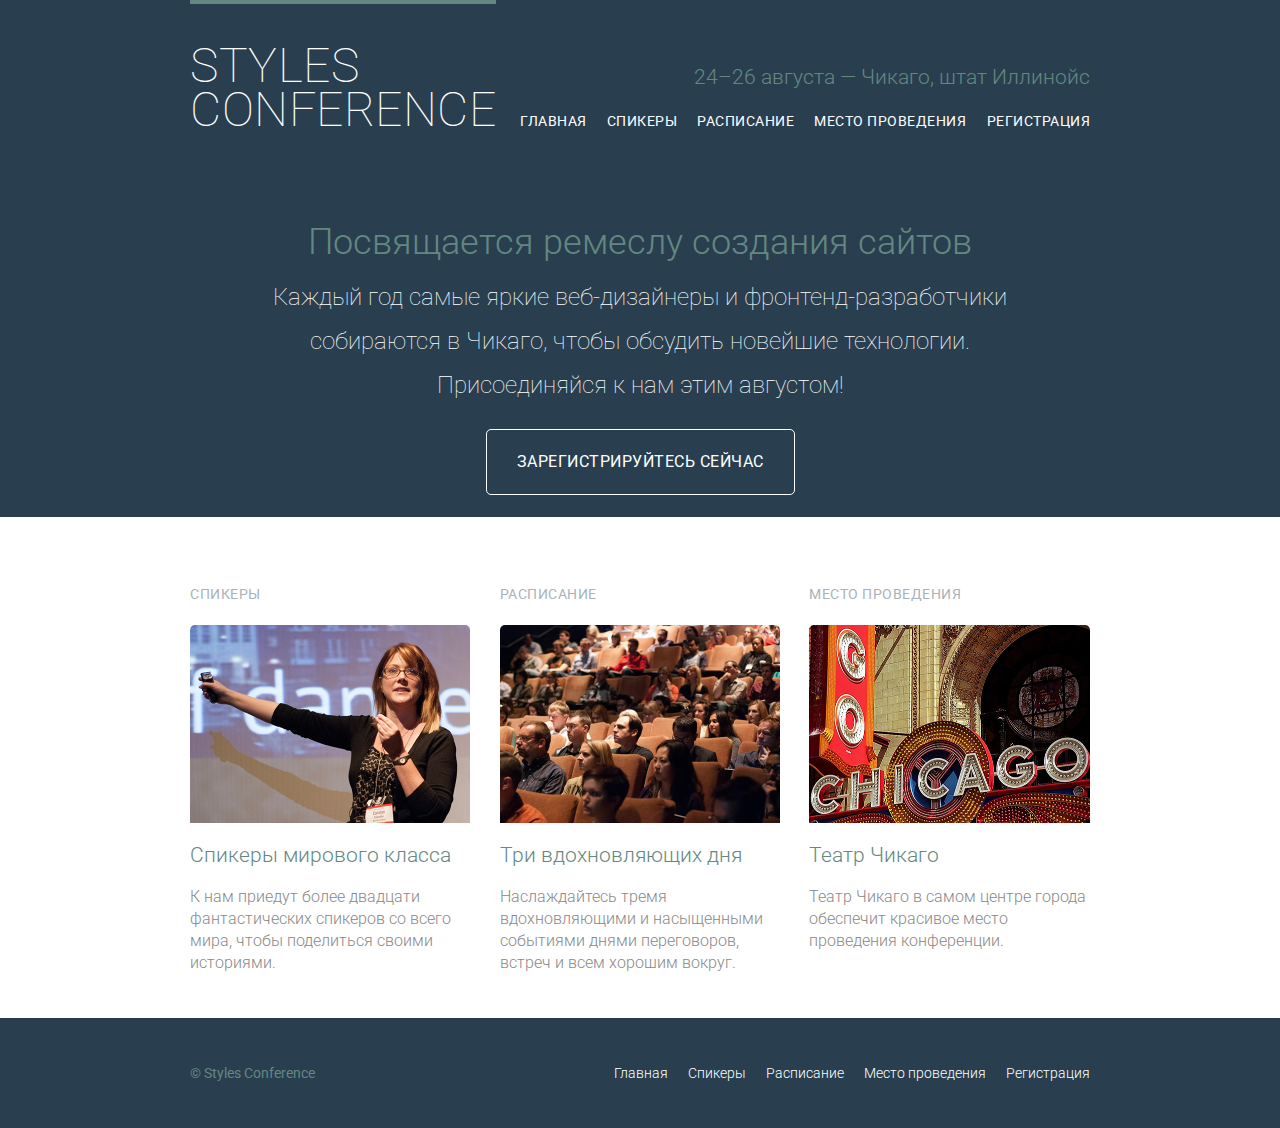
<file: index.html>
<!DOCTYPE html>
<html lang="en">

<head>
    <meta charset="UTF-8">
    <meta name="viewport" content="width=device-width, initial-scale=1.0">
    <meta http-equiv="X-UA-Compatible" content="ie=edge">
    <title>Styles Conference</title>
    <link rel="stylesheet" href="style.css" crossorigin="use-credentials">
    <link rel="stylesheet" href="https://fonts.googleapis.com/css?family=Roboto:400,300,100&subset=cyrillic,latin">
    <script src=""></script>
</head>

<body>
    <header class="header container clearfix">
        <h1 class="header__logo"><a href="index.html">Styles<br>Conference</a></h1>
        <h5 class="header__event-date">24&ndash;26 августа &mdash; Чикаго, штат Иллинойс</h5>
        <nav class="general-menu">
            <ul>
                <li><a href="index.html">Главная</a></li>
                <li><a href="speakers.html">Спикеры</a></li>
                <li><a href="schedule.html">Расписание</a></li>
                <li><a href="venue.html">Место проведения</a></li>
                <li><a href="registration.html">Регистрация</a></li>
            </ul>
        </nav>
    </header>

    <main class="main container">
        <h3 class="main__header">
            Посвящается ремеслу создания сайтов
        </h3>
        <h2 class="main__content">
            Каждый год самые яркие веб-дизайнеры и фронтенд-разработчики собираются в Чикаго, чтобы обсудить новейшие
            технологии. Присоединяйся к нам этим августом!
        </h2>
        <a class="main__reg-button" href="registration.html">Зарегистрируйтесь сейчас</a>
    </main>

    <div class="alternative-background-wrapper">
        <section class="description container clearfix">
            <section class="description-column">
                <h4 class="description-column__upper-header">Спикеры</h4>
                <a href="speakers.html">
                    <img src="img/home/speakers.jpg" alt="super speaker">
                    <h3 class="description-column__main-header">
                        Спикеры мирового класса
                    </h3>
                </a>
                <p class="description-column__text">
                    К нам приедут более двадцати фантастических спикеров
                    со всего мира, чтобы поделиться своими историями.
                </p>
            </section>

            <section class="description-column">
                <h4 class="description-column__upper-header">Расписание</h4>
                <a href="schedule.html">
                    <img src="img/home/schedule.jpg" alt="peoples">
                    <h3 class="description-column__main-header">
                        Три вдохновляющих дня
                    </h3>
                </a>
                <p class="description-column__text">
                    Наслаждайтесь тремя вдохновляющими и насыщенными
                    событиями днями переговоров, встреч и всем хорошим вокруг.
                </p>
            </section>

            <section class="description-column">
                <h4 class="description-column__upper-header">Место проведения</h4>
                <a href="venue.html">
                    <img src="img/home/venue.jpg" alt="Chicago">
                    <h3 class="description-column__main-header">
                        Театр Чикаго
                    </h3>
                </a>
                <p class="description-column__text">
                    Театр Чикаго в самом центре города обеспечит
                    красивое место проведения конференции.
                </p>
            </section>
        </section>
    </div>

    <footer class="footer container">
        <h5 class="liitle-logo">&copy; Styles Conference</h5>
        <nav class="general-menu">
            <ul>
                <li><a href="index.html">Главная</a></li>
                <li><a href="speakers.html">Спикеры</a></li>
                <li><a href="schedule.html">Расписание</a></li>
                <li><a href="venue.html">Место проведения</a></li>
                <li><a href="registration.html">Регистрация</a></li>
            </ul>
        </nav>
    </footer>
</body>

</html>
</file>
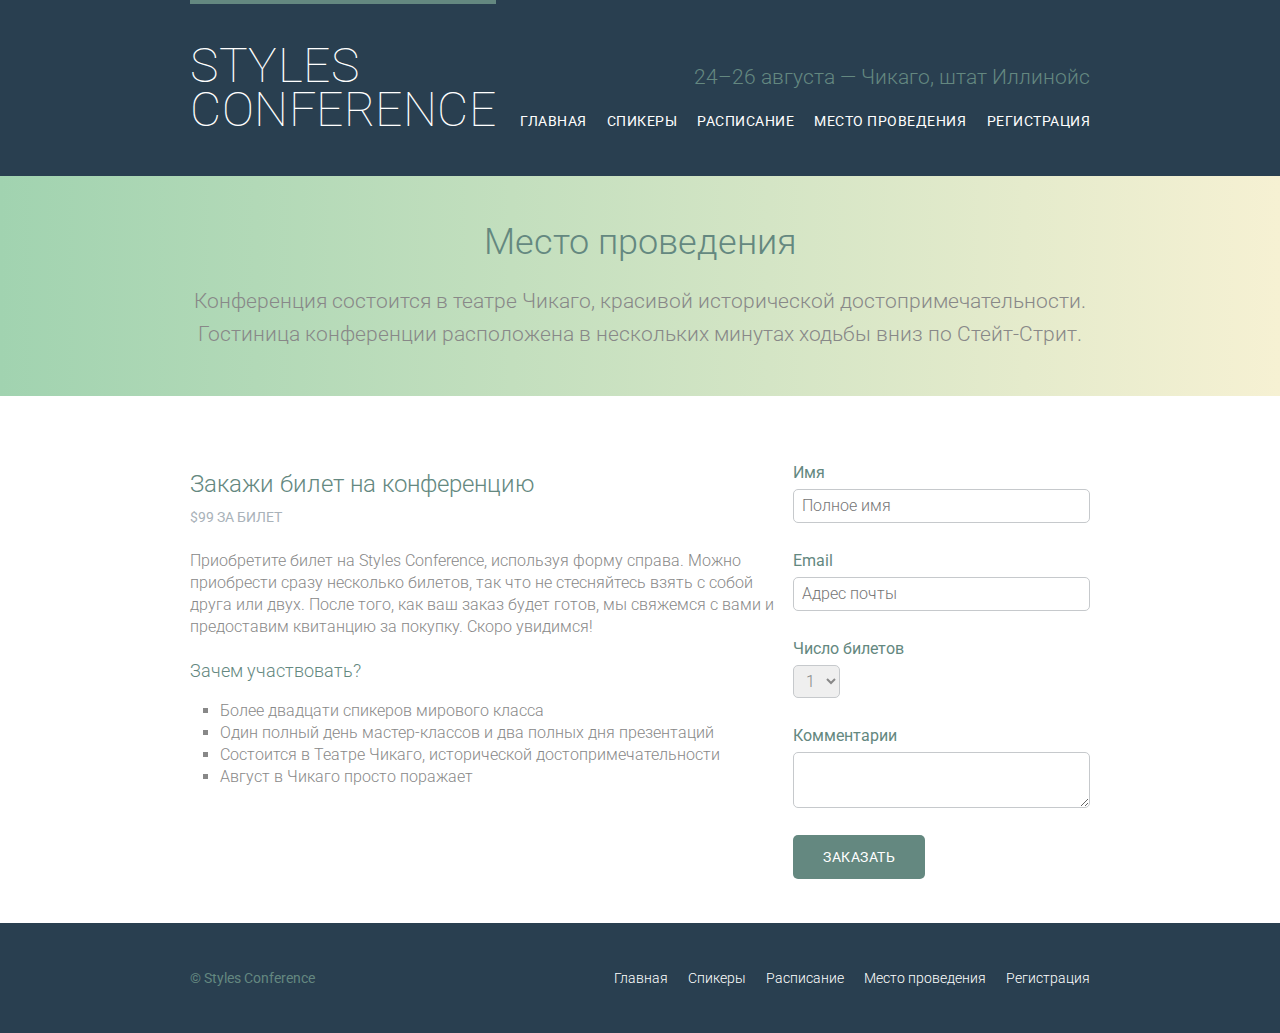
<file: registration.html>
<!DOCTYPE html>
<html lang="en">

<head>
    <meta charset="UTF-8">
    <meta name="viewport" content="width=device-width, initial-scale=1.0">
    <meta http-equiv="X-UA-Compatible" content="ie=edge">
    <title>Styles Conference</title>
    <link rel="stylesheet" href="style.css" crossorigin="use-credentials">
    <link rel="stylesheet" href="https://fonts.googleapis.com/css?family=Roboto:400,300,100&subset=cyrillic,latin">
    <script src=""></script>
</head>

<body>
    <header class="header container clearfix">
        <h1 class="header__logo"><a href="index.html">Styles<br>Conference</a></h1>
        <h5 class="header__event-date">24&ndash;26 августа &mdash; Чикаго, штат Иллинойс</h5>
        <nav class="general-menu">
            <ul>
                <li><a href="index.html">Главная</a></li>
                <li><a href="speakers.html">Спикеры</a></li>
                <li><a href="schedule.html">Расписание</a></li>
                <li><a href="venue.html">Место проведения</a></li>
                <li><a href="registration.html">Регистрация</a></li>
            </ul>
        </nav>
    </header>

    <div class="main-background-wrapper">
        <main class="main container">
            <h3 class="main__header">
                Место проведения
            </h3>
            <h2 class="main__content-speakers">
                Конференция состоится в театре Чикаго, красивой исторической достопримечательности.
                Гостиница конференции расположена в нескольких минутах ходьбы вниз по Стейт-Стрит. </h2>
        </main>
    </div>

    <div class="alternative-background-wrapper">
        <section class="container">
            <section class="regform clearfix">
                <div class="regform-info">
                    <h3 class="regform-info__title">
                        Закажи билет на конференцию
                    </h3>

                    <p class="regform-info__under-title">
                        $99 за билет
                    </p>
                    <p class="regform-info__main-body">
                        Приобретите билет на Styles Conference, используя форму справа. Можно приобрести сразу несколько
                        билетов, так что не стесняйтесь взять с собой друга или двух. После того, как ваш заказ будет
                        готов,
                        мы свяжемся с вами и предоставим квитанцию за покупку. Скоро увидимся!
                    </p>
                    <h4 class="regform-info__little-title">
                        Зачем участвовать?
                    </h4>
                    <ul>
                        <li>Более двадцати спикеров мирового класса</li>
                        <li>Один полный день мастер-классов и два полных дня презентаций</li>
                        <li>Состоится в Театре Чикаго, исторической достопримечательности</li>
                        <li>Август в Чикаго просто поражает</li>
                    </ul>
                </div>
                <form class="regform-form" action="#" method="post">
                    <fieldset>
                        <label>
                            Имя<br>
                            <input type="text" class="regform-form__fullname" name="fullname" placeholder="Полное имя">
                        </label>
                        <label>
                            Email<br>
                            <input type="text" class="regform-form__email" name="email" placeholder="Адрес почты">
                        </label>
                        <label>
                            Число билетов<br>
                            <select class="regform-form__tickets-count" name="tickets-count" required>
                                <option value="1">1</option>
                                <option value="2">2</option>
                                <option value="3">3</option>
                                <option value="4">4</option>
                                <option value="5">5</option>
                            </select>
                        </label>
                        <label>
                            Комментарии<br>
                            <textarea name="regform-form__comments"></textarea>
                        </label>
                        <input type="submit" class="regform-form__button" value="Заказать">
                    </fieldset>
                </form>
            </section>
        </section>
    </div>

    <footer class="footer container">
        <h5 class="liitle-logo">&copy; Styles Conference</h5>
        <nav class="general-menu">
            <ul>
                <li><a href="index.html">Главная</a></li>
                <li><a href="speakers.html">Спикеры</a></li>
                <li><a href="schedule.html">Расписание</a></li>
                <li><a href="venue.html">Место проведения</a></li>
                <li><a href="registration.html">Регистрация</a></li>
            </ul>
        </nav>
    </footer>
</body>

</html>
</file>
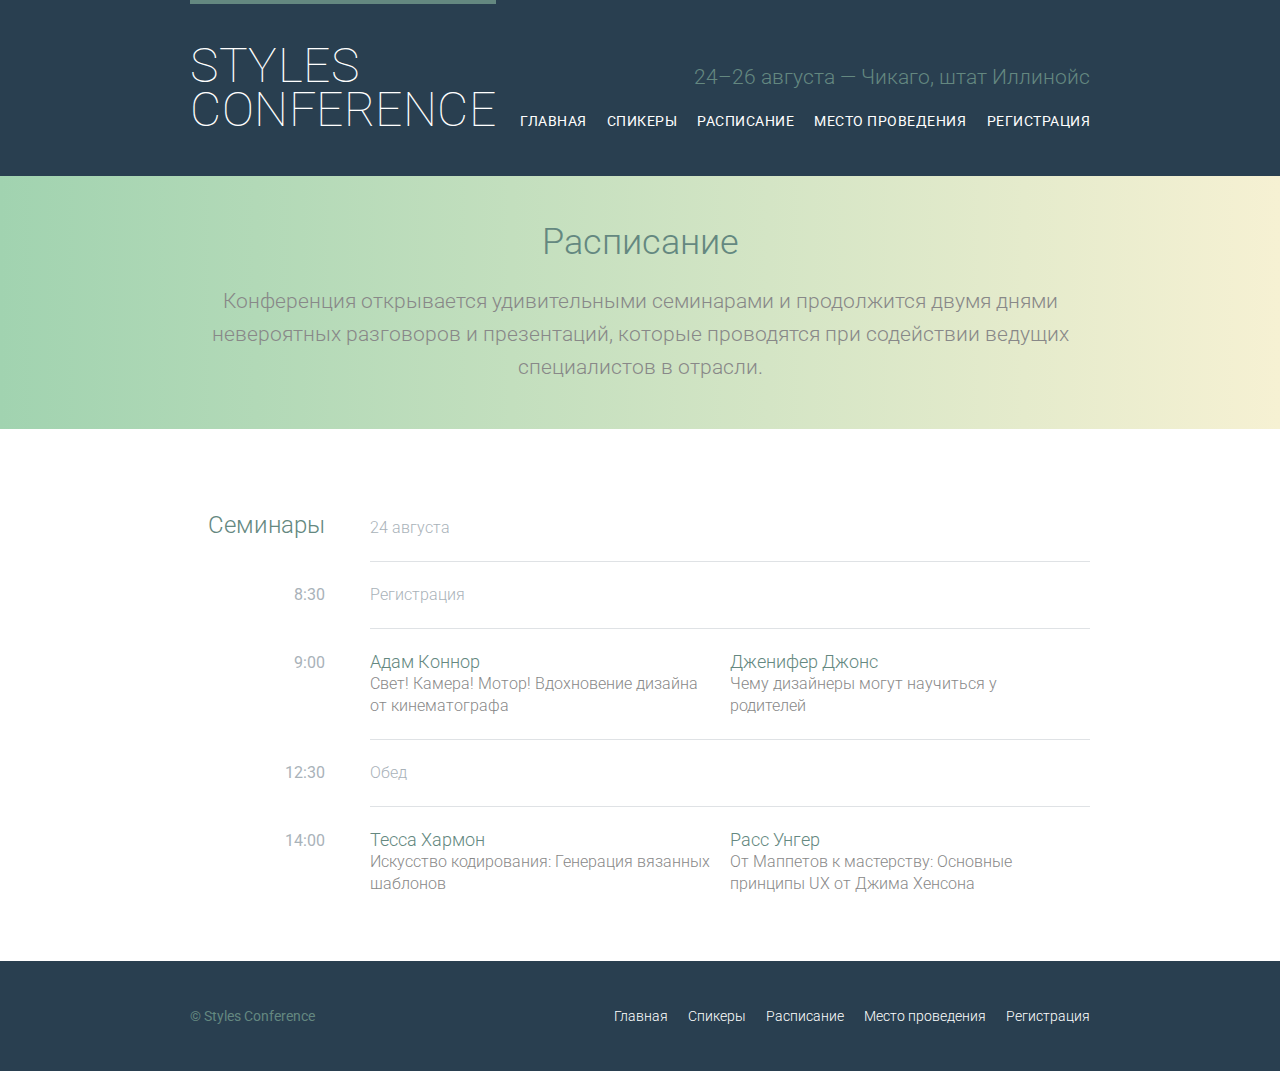
<file: schedule.html>
<!DOCTYPE html>
<html lang="en">

<head>
    <meta charset="UTF-8">
    <meta name="viewport" content="width=device-width, initial-scale=1.0">
    <meta http-equiv="X-UA-Compatible" content="ie=edge">
    <title>Styles Conference</title>
    <link rel="stylesheet" href="style.css" crossorigin="use-credentials">
    <link rel="stylesheet" href="https://fonts.googleapis.com/css?family=Roboto:400,300,100&subset=cyrillic,latin">
    <script src=""></script>
</head>

<body>
    <header class="header container clearfix">
        <h1 class="header__logo"><a href="index.html">Styles<br>Conference</a></h1>
        <h5 class="header__event-date">24&ndash;26 августа &mdash; Чикаго, штат Иллинойс</h5>
        <nav class="general-menu">
            <ul>
                <li><a href="index.html">Главная</a></li>
                <li><a href="speakers.html">Спикеры</a></li>
                <li><a href="schedule.html">Расписание</a></li>
                <li><a href="venue.html">Место проведения</a></li>
                <li><a href="registration.html">Регистрация</a></li>
            </ul>
        </nav>
    </header>

    <div class="main-background-wrapper">
        <main class="main container">
            <h3 class="main__header">
                Расписание
            </h3>
            <h2 class="main__content-speakers">
                Конференция открывается удивительными семинарами и продолжится двумя днями невероятных разговоров и
                презентаций, которые проводятся при содействии ведущих специалистов в отрасли.
            </h2>
        </main>
    </div>

    <div class="alternative-background-wrapper">
        <section class="container">
            <table class="schedule-table">
                <thead>
                    <tr>
                        <th class="schedule-table__main-header" scope="row">Семинары</th>
                        <td colspan="2">24 августа </td>
                    </tr>
                </thead>
                <tbody>
                    <tr>
                        <th scope="row">8:30</th>
                        <td colspan="2">Регистрация</td>
                    </tr>
                    <tr>
                        <th scope="row">9:00</th>
                        <td>
                            <div class="complicated-table-item">
                                <p>Адам Коннор</p>
                                <p>Свет! Камера! Мотор! Вдохновение дизайна от кинематографа</p>
                            </div>
                        </td>
                        <td>
                            <div class="complicated-table-item">
                                <p>Дженифер Джонс</p>
                                <p>Чему дизайнеры могут научиться у родителей</p>
                            </div>
                        </td>
                    </tr>
                    <tr>
                        <th scope="row">12:30</th>
                        <td colspan="2">Обед</td>
                    </tr>
                    <tr>
                        <th scope="row">14:00</th>
                        <td>
                            <div class="complicated-table-item">
                                <p>Тесса Хармон</p>
                                <p>Искусство кодирования: Генерация вязанных шаблонов</p>
                            </div>
                        </td>
                        <td>
                            <div class="complicated-table-item">
                                <p>Расс Унгер</p>
                                <p>От Маппетов к мастерству: Основные принципы UX от Джима Хенсона</p>
                            </div>
                        </td>
                    </tr>
                </tbody>
            </table>
        </section>
    </div>

    <footer class="footer container">
        <h5 class="liitle-logo">&copy; Styles Conference</h5>
        <nav class="general-menu">
            <ul>
                <li><a href="index.html">Главная</a></li>
                <li><a href="speakers.html">Спикеры</a></li>
                <li><a href="schedule.html">Расписание</a></li>
                <li><a href="venue.html">Место проведения</a></li>
                <li><a href="registration.html">Регистрация</a></li>
            </ul>
        </nav>
    </footer>
</body>

</html>
</file>
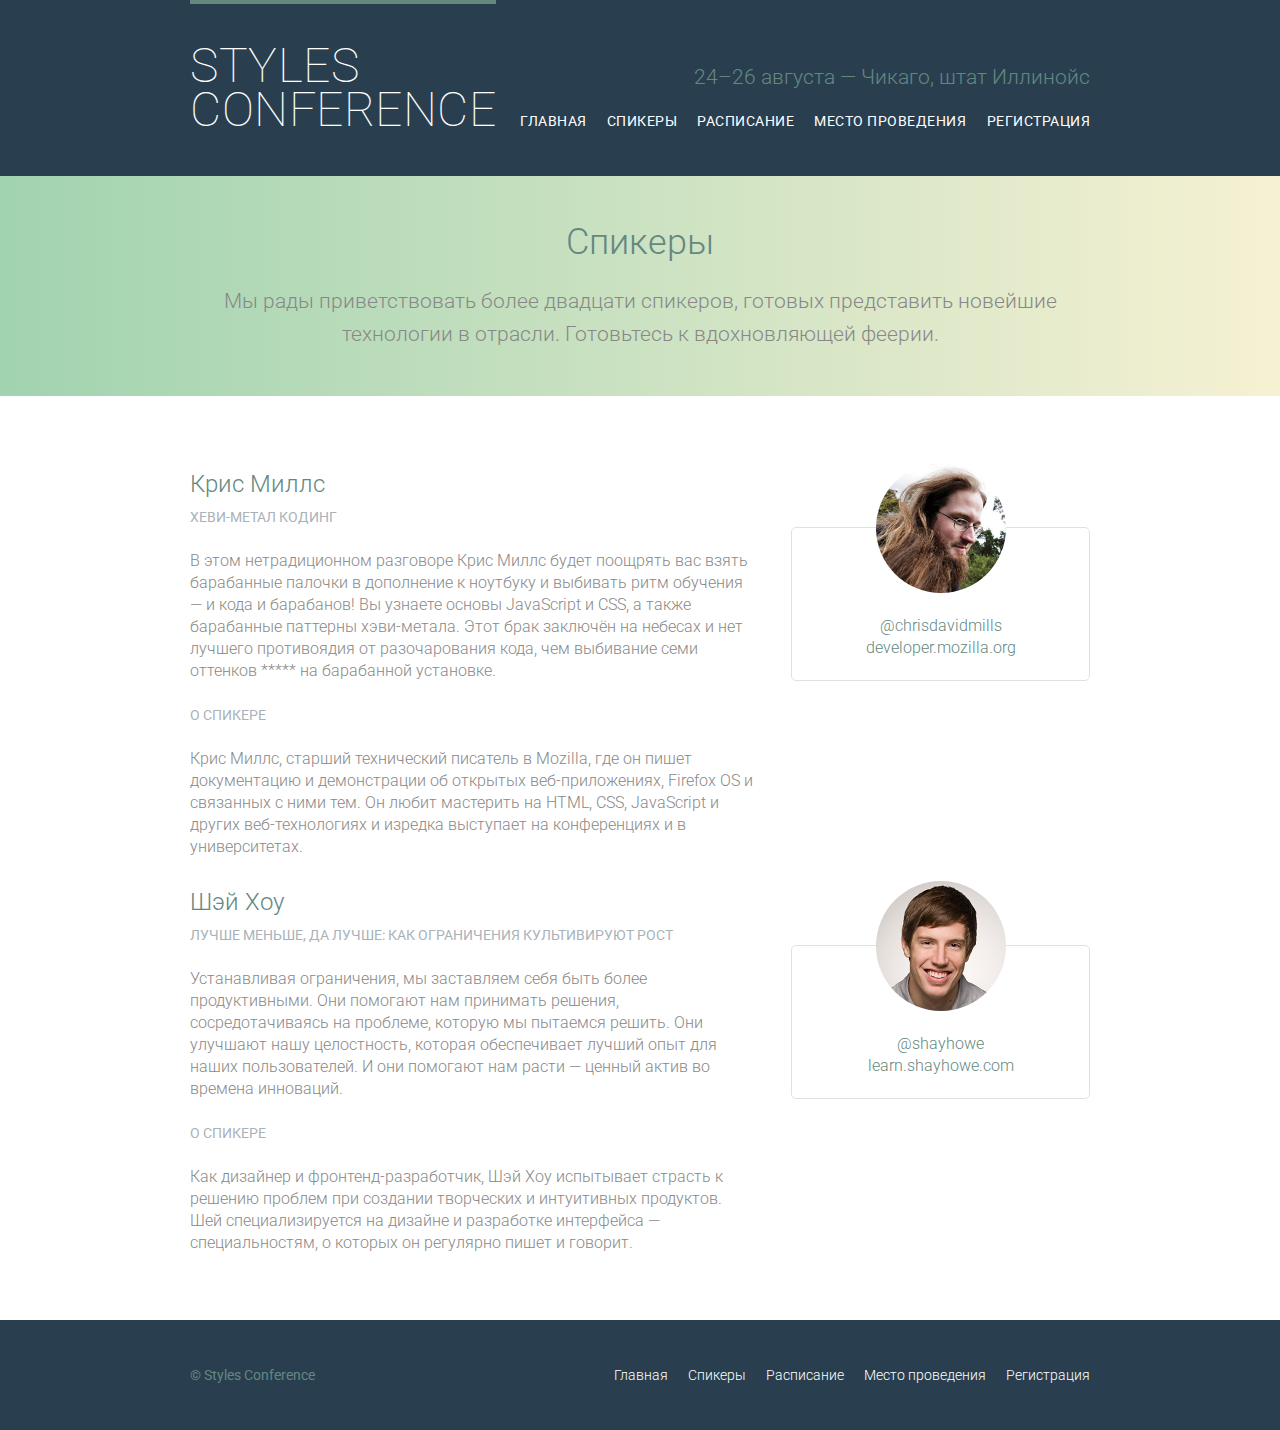
<file: speakers.html>
<!DOCTYPE html>
<html lang="en">

<head>
    <meta charset="UTF-8">
    <meta name="viewport" content="width=device-width, initial-scale=1.0">
    <meta http-equiv="X-UA-Compatible" content="ie=edge">
    <title>Styles Conference</title>
    <link rel="stylesheet" href="style.css" crossorigin="use-credentials">
    <link rel="stylesheet" href="https://fonts.googleapis.com/css?family=Roboto:400,300,100&subset=cyrillic,latin">
    <script src=""></script>
</head>

<body>
    <header class="header container clearfix">
        <h1 class="header__logo"><a href="index.html">Styles<br>Conference</a></h1>
        <h5 class="header__event-date">24&ndash;26 августа &mdash; Чикаго, штат Иллинойс</h5>
        <nav class="general-menu">
            <ul>
                <li><a href="index.html">Главная</a></li>
                <li><a href="speakers.html">Спикеры</a></li>
                <li><a href="schedule.html">Расписание</a></li>
                <li><a href="venue.html">Место проведения</a></li>
                <li><a href="registration.html">Регистрация</a></li>
            </ul>
        </nav>
    </header>

    <div class="main-background-wrapper">
        <main class="main container">
            <h3 class="main__header">
                Спикеры
            </h3>
            <h2 class="main__content-speakers">
                Мы рады приветствовать более двадцати спикеров, готовых представить
                новейшие технологии в отрасли. Готовьтесь к вдохновляющей феерии.
            </h2>
        </main>
    </div>

    <div class="alternative-background-wrapper">
        <section class="speakers container clearfix">
            <div class="speakers-content">
                <h3 class="speakers-content__header">
                    Крис Миллс
                </h3>
                <h4 class="speakers-content__under-header">
                    Хеви-метал кодинг
                </h4>
                <p class="speakers-content__text">
                    В этом нетрадиционном разговоре Крис Миллс будет поощрять вас взять барабанные палочки в дополнение
                    к
                    ноутбуку и выбивать ритм обучения — и кода и барабанов! Вы узнаете основы JavaScript и CSS, а также
                    барабанные паттерны хэви-метала. Этот брак заключён на небесах и нет лучшего противоядия от
                    разочарования кода, чем выбивание семи оттенков ***** на барабанной установке.
                </p>
                <h4 class="speakers-content__under-header">
                    О спикере
                </h4>
                <p class="speakers-content__text">
                    Крис Миллс, старший технический писатель в Mozilla, где он пишет документацию и демонстрации об
                    открытых
                    веб-приложениях, Firefox OS и связанных с ними тем. Он любит мастерить на HTML, CSS, JavaScript и
                    других
                    веб-технологиях и изредка выступает на конференциях и в университетах.
                </p>
            </div>
            <div class="speaker-photo">
                <img class="speaker-photo__img" src="img/speakers/chris-mills.jpg" alt="Kris Mills">
                <ul>
                    <li><a href="https://twitter.com/">@chrisdavidmills</a></li>
                    <li><a href="https://learn.shayhowe.com/">developer.mozilla.org</a></li>
                </ul>
            </div>

            <div class="speakers-content">
                <h3 class="speakers-content__header">
                    Шэй Хоу
                </h3>
                <h4 class="speakers-content__under-header">
                    Лучше меньше, да лучше: как ограничения культивируют рост
                </h4>
                <p class="speakers-content__text">
                    Устанавливая ограничения, мы заставляем себя быть более продуктивными.
                    Они помогают нам принимать решения, сосредотачиваясь на проблеме, которую мы пытаемся решить.
                    Они улучшают нашу целостность, которая обеспечивает лучший опыт для наших пользователей.
                    И они помогают нам расти — ценный актив во времена инноваций.
                </p>
                <h4 class="speakers-content__under-header">
                    О спикере
                </h4>
                <p class="speakers-content__text">
                    Как дизайнер и фронтенд-разработчик, Шэй Хоу испытывает страсть к решению проблем при создании
                    творческих и интуитивных продуктов. Шей специализируется на дизайне и разработке интерфейса —
                    специальностям, о которых он регулярно пишет и говорит.
                </p>
            </div>
            <div class="speaker-photo">
                <img class="speaker-photo__img" src="img/speakers/shay-howe.jpg" alt="Kris Mills">
                <ul>
                    <li><a href="https://twitter.com/">@shayhowe</a></li>
                    <li><a href="https://learn.shayhowe.com/">learn.shayhowe.com</a></li>
                </ul>
            </div>
        </section>
    </div>

    <footer class="footer container">
        <h5 class="liitle-logo">&copy; Styles Conference</h5>
        <nav class="general-menu">
            <ul>
                <li><a href="index.html">Главная</a></li>
                <li><a href="speakers.html">Спикеры</a></li>
                <li><a href="schedule.html">Расписание</a></li>
                <li><a href="venue.html">Место проведения</a></li>
                <li><a href="registration.html">Регистрация</a></li>
            </ul>
        </nav>
    </footer>
</body>

</html>
</file>
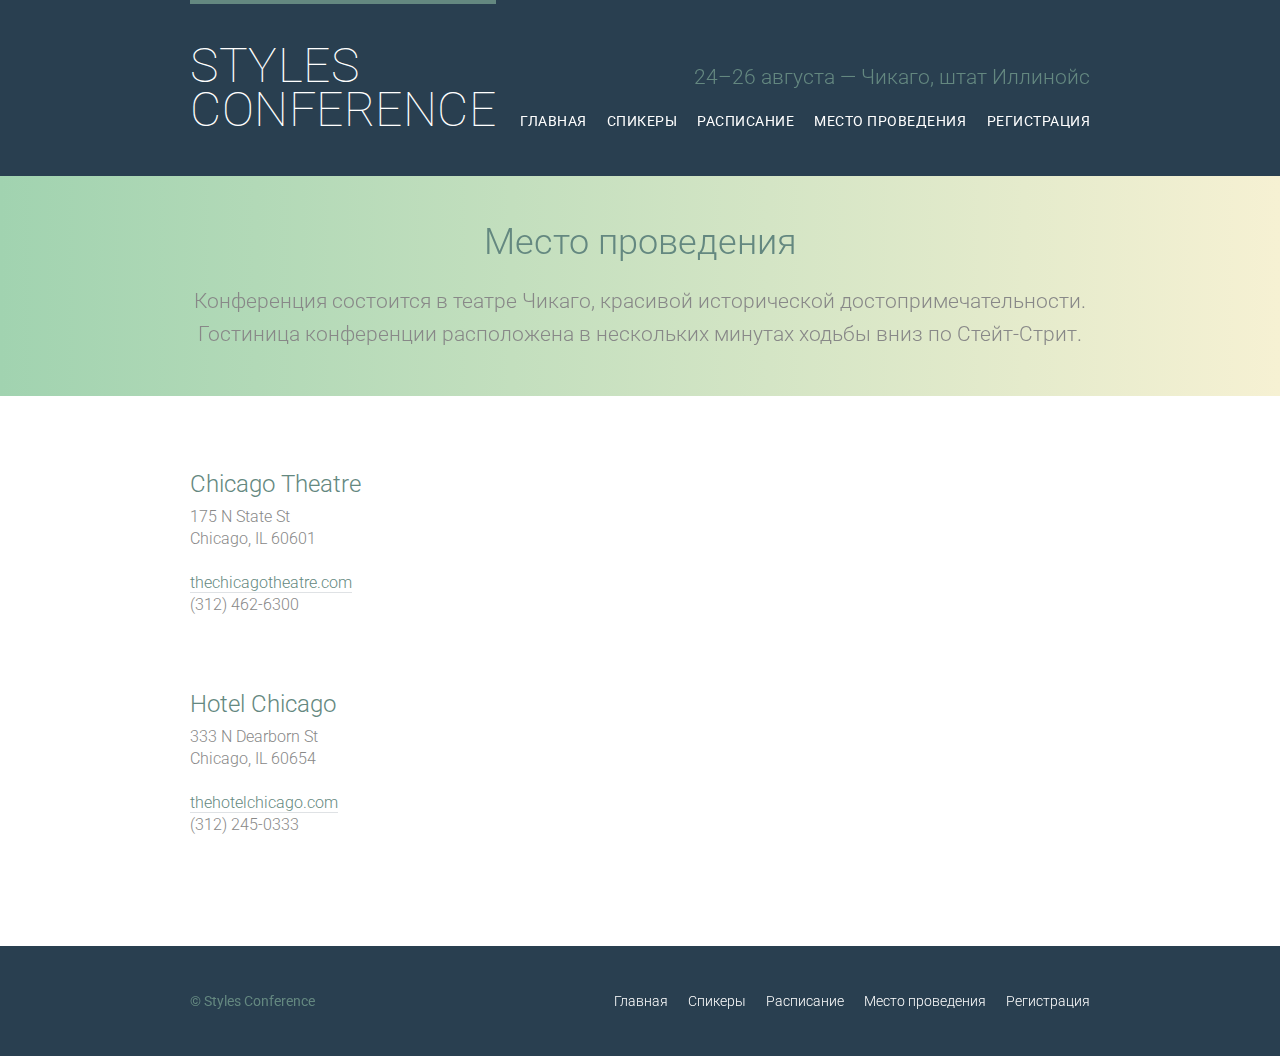
<file: venue.html>
<!DOCTYPE html>
<html lang="en">

<head>
    <meta charset="UTF-8">
    <meta name="viewport" content="width=device-width, initial-scale=1.0">
    <meta http-equiv="X-UA-Compatible" content="ie=edge">
    <title>Styles Conference</title>
    <link rel="stylesheet" href="style.css" crossorigin="use-credentials">
    <link rel="stylesheet" href="https://fonts.googleapis.com/css?family=Roboto:400,300,100&subset=cyrillic,latin">
    <script src=""></script>
</head>

<body>
    <header class="header container clearfix">
        <h1 class="header__logo"><a href="index.html">Styles<br>Conference</a></h1>
        <h5 class="header__event-date">24&ndash;26 августа &mdash; Чикаго, штат Иллинойс</h5>
        <nav class="general-menu">
            <ul>
                <li><a href="index.html">Главная</a></li>
                <li><a href="speakers.html">Спикеры</a></li>
                <li><a href="schedule.html">Расписание</a></li>
                <li><a href="venue.html">Место проведения</a></li>
                <li><a href="registration.html">Регистрация</a></li>
            </ul>
        </nav>
    </header>

    <div class="main-background-wrapper">
        <main class="main container">
            <h3 class="main__header">
                Место проведения
            </h3>
            <h2 class="main__content-speakers">
                Конференция состоится в театре Чикаго, красивой исторической достопримечательности.
                Гостиница конференции расположена в нескольких минутах ходьбы вниз по Стейт-Стрит. </h2>
        </main>
    </div>

    <div class="alternative-background-wrapper">
        <section class="container">
            <section class="venue clearfix">
                <div class="venue-address">
                    <h3 class="venue-address__title">
                        Chicago Theatre
                    </h3>
                    <p class="venue-address__house">
                        175 N State St<br>
                        Chicago, IL 60601
                    </p>
                    <p class="venue-address__site-phone">
                        <a href="thechicagotheatre.com">thechicagotheatre.com</a><br>
                        (312) 462-6300
                    </p>
                </div>
                <iframe class="venue-map" src="https://yandex.ru/map-widget/v1/-/CCbQf07F" width="560" height="400"
                    frameborder="1" allowfullscreen="true">
                </iframe>
            </section>

            <section class="venue clearfix">
                <div class="venue-address">
                    <h3 class="venue-address__title">
                        Hotel Chicago
                    </h3>
                    <p class="venue-address__house">
                        333 N Dearborn St<br>
                        Chicago, IL 60654
                    </p>
                    <p class="venue-address__site-phone">
                        <a href="thehotelchicago.com">thehotelchicago.com</a><br>
                        (312) 245-0333
                    </p>
                </div>
                <iframe class="venue-map" src="https://yandex.ru/map-widget/v1/-/CCbQzR2V" width="560" height="400"
                    frameborder="1" allowfullscreen="true">
                </iframe>
            </section>
        </section>
    </div>

    <footer class="footer container">
        <h5 class="liitle-logo">&copy; Styles Conference</h5>
        <nav class="general-menu">
            <ul>
                <li><a href="index.html">Главная</a></li>
                <li><a href="speakers.html">Спикеры</a></li>
                <li><a href="schedule.html">Расписание</a></li>
                <li><a href="venue.html">Место проведения</a></li>
                <li><a href="registration.html">Регистрация</a></li>
            </ul>
        </nav>
    </footer>
</body>

</html>
</file>
<file: style.css>
/* http://meyerweb.com/eric/tools/css/reset/ 2. v2.0 | 20110126
  License: none (public domain)
*/
html, body, div, span, applet, object, iframe,
h1, h2, h3, h4, h5, h6, p, blockquote, pre,
a, abbr, acronym, address, big, cite, code,
del, dfn, em, img, ins, kbd, q, s, samp,
small, strike, strong, sub, sup, tt, var,
b, u, i, center,
dl, dt, dd, ol, ul, li,
fieldset, form, label, legend,
table, caption, tbody, tfoot, thead, tr, th, td,
article, aside, canvas, details, embed,
figure, figcaption, footer, header, hgroup,
menu, nav, output, ruby, section, summary,
time, mark, audio, video {
  margin: 0;
  padding: 0;
  border: 0;
  font-size: 100%;
  font: inherit;
  vertical-align: baseline;
}
/* HTML5 display-role reset for older browsers */
article, aside, details, figcaption, figure,
footer, header, hgroup, menu, nav, section {
  display: block;
}
body {
  line-height: 1;
}
ol, ul {
  list-style: none;
}
blockquote, q {
  quotes: none;
}
blockquote:before, blockquote:after,
q:before, q:after {
  content: '';
  content: none;
}
table {
  border-collapse: collapse;
  border-spacing: 0;
}

/*
  ========================================
  Clearfix
  ========================================
*/

.clearfix:before,
.clearfix:after {
  content: "";
  display: table;
}
.clearfix:after {
  clear: both;
}
.clearfix {
  clear: both;
  *zoom: 1;
}

*,
*:before,
*:after {
  box-sizing: border-box;
}

body {
  background: #293f50;
  color: #888;
  font: 300 16px/22px "Roboto", "Open Sans", "Helvetica Neue", Helvetica, Arial, sans-serif;
  box-sizing: border-box;
}

.container {
  width: 960px;
  margin: 0 auto;
  padding: 0 30px;
}

.alternative-background-wrapper {
  background: #fff;
  padding: 66px 0 44px 0;
}

a {
  text-decoration: none;
}
/* start header */
.header {
  height: 176px;
}

.header a:hover {
  color: #648880;
}

.header__logo a {
  border-top: 4px solid #648880;
  float: left;
  font-size: 48px;
  font-weight: 100;
  letter-spacing: .5px;
  line-height: 44px;
  color: #fff;
  padding: 40px 0 22px 0;
  text-transform: uppercase;
}

.header__event-date {
  color: #648880;
  font-size: 21px;
  text-align: right;
  padding: 66px 0 22px 0;
}

.general-menu {
  text-align: right;
  font-size: 14px;
  font-weight: 400;
  letter-spacing: .5px;
  text-transform: uppercase;
}

.general-menu li {
  display: inline-block;
  margin: 0 8.3px;
}

.general-menu li:last-child {
  margin-right: 0;
}

.general-menu a {
  color: #fff;
}
/* end header */

/* start main */
.main-background-wrapper {
  background: linear-gradient(to right, #a1d3b0, #f6f1d3);
}

.main {
  text-align: center;
  padding: 44px 0 22px 0;
}

.main__header {
  color: #648880;
  font-size: 36px;
  line-height: 44px;
}

.main__content {
  width: 800px;
  margin: 11px auto 0 auto;
  line-height: 44px;
  color: #fff;
  font-size: 24px;
  font-weight: 100;
}

.main__content-speakers {
  width: 900px;
  margin: 21px auto 23px auto;
  line-height: 33px;
  color: #888;
  font-size: 21px;
  font-weight: 300;
}

.main__reg-button {
  display: inline-block;
  border: 1px solid #fff;
  border-radius: 5px;
  letter-spacing: .5px;
  font-size: 16px;
  color: #fff;
  font-weight: 400;
  margin-top: 22px;
  padding: 21px 30px;
  text-transform: uppercase;
  text-decoration: none;
}

.main__reg-button:hover {
  background-color: #fff;
  color: #648880;
}
/* end main */

/* start description */
.description-column {
  float: left;
  width: 31.15%;
  margin: 0 1.63%;
}

.description-column:first-child {
  margin-left: 0;
}

.description-column:last-child {
  margin-right: 0;
}

.description-column__upper-header {
  color: #a9b2b9;
  font-size: 14px;
  font-weight: 400;
  letter-spacing: .5px;
  text-transform: uppercase;
}

.description-column img {
  margin-top: 20px;
  max-width:100%;
  height:auto;
  border-radius: 5px;
  padding-bottom: 15px;
}

.description-column a {
  font-size: 21px;
  color: #648880;
}

.description-column a:hover {
  color: #a9b2b9;
}

.description-column__text {
  margin-top: 20px;
}

.footer {
  padding-top: 44px;
  padding-bottom: 44px;
  font-size: 14px;
}

.liitle-logo {
  float: left;
  font-weight: 400;
  color: #648880;
}

.footer a {
  text-transform: none;
  font-weight: 300;
  letter-spacing: 0;
}

.footer a:hover {
  color: #648880;
}
/* end description */

/* start speakers description*/
.speakers-content {
  float: left;
  width: 63%;
}

.speaker-photo {
  box-sizing: content-box;
  border: 1px solid #dfe2e5;
  border-radius: 5px;
  height: 130px;
  float: right;
  width: 33%;
  margin-top: 65px;
  padding-bottom: 22px;
}

.speaker-photo__img {
  display: block;
  margin: -65px auto 22px auto;
  width: 130px;
  height: 130px;
  border-radius: 50%;
}

.speakers-content__header {
  color: #648880;
  font-size: 24px;
  line-height: 44px;
}

.speakers-content__under-header {
  color: #a9b2b9;
  font-size: 14px;
  font-weight: 400;
  text-transform: uppercase;
  margin-bottom: 22px;
}

.speakers-content__text {
  margin-bottom: 22px;
}

.speaker-photo li {
  text-align: center;
}

.speaker-photo a {
  color: #648880;
}

.speaker-photo a:hover {
  color: #a9b2b9;
}
/* end speakers */

/* start schedule table */
.schedule-table {
  color: #a9b2b9;
}

.schedule-table th {
  text-align: right;
  font-weight: 400;
  padding-right: 45px;
  width: 20%;
}

.schedule-table td {
  padding: 22px 0;
  width: 40%;
  padding-right: 15px;
}

.schedule-table tbody td {
  border-top: 1px solid #dfe2e5;
}

.schedule-table .schedule-table__main-header {
  font-size: 24px;
  color: #648880;
  font-weight: 300;
}

.complicated-table-item p:first-child {
  color: #648880;
  font-size: 18px;
}

.complicated-table-item p:last-child {
  color: #888;
}
/* end schedule */

/* start venue */
.venue-address {
  float: left;
  width: 33%;
  margin-bottom: 66px;
}

.venue-address__title {
  color: #648880;
  font-size: 24px;
  line-height: 44px;
}

.venue-address__house {
  margin-bottom: 22px;
}

.venue-address__site-phone a {
  color: #648880;
  border-bottom: 1px solid #dfe2e5;
}

.venue-address__site-phone a:hover {
  color: #a9b2b9;
}

.venue-map {
  float: right;
  width: 66%;
  height: 150px;
  padding: 0 15px;
}
/* end venue */

/* start registration */
.regform-info {
  float: left;
  width: 66%;
}

.regform-info__title {
  color: #648880;
  font-size: 24px;
  line-height: 44px;
}

.regform-info__under-title {
  margin-bottom: 22px;
  color: #a9b2b9;
  font-size: 14px;
  font-weight: 400;
  text-transform: uppercase;
}

.regform-info__main-body {
  margin-bottom: 22px;
}

.regform-info__little-title {
  color: #648880;
  font-size: 18px;
  margin-bottom: 18px;
}

.regform-info ul {
  list-style: square outside;
  margin: 0 0 22px 30px;
}

.regform-form {
  float: right;
  width: 33%;
}

.regform-form label {
  color: #648880;
  font-weight: 400;
  cursor: pointer;
}

.regform-form input, select, textarea {
  width: 100%;
  padding: 5px 8px;
  border: 1px solid #c6c9cc;
  border-radius: 5px;
  color: #888;
  display: block;
  margin: 5px 0 27px 0;
  padding: 5px 8px;
  font: 300 16px/22px "Roboto", "Open Sans", "Helvetica Neue", Helvetica, Arial, sans-serif;
}

.regform-form select {
  width: auto;
}

.regform-form .regform-form__button {
  width: auto;
  border-radius: 5px;
  color: #fff;
  cursor: pointer;
  display: inline-block;
  font-weight: 400;
  letter-spacing: .5px;
  margin: 0;
  text-transform: uppercase;
  border: 0;
  background: #648880;
  padding: 11px 30px;
  font-size: 14px;
}
/* end registration */
</file>
